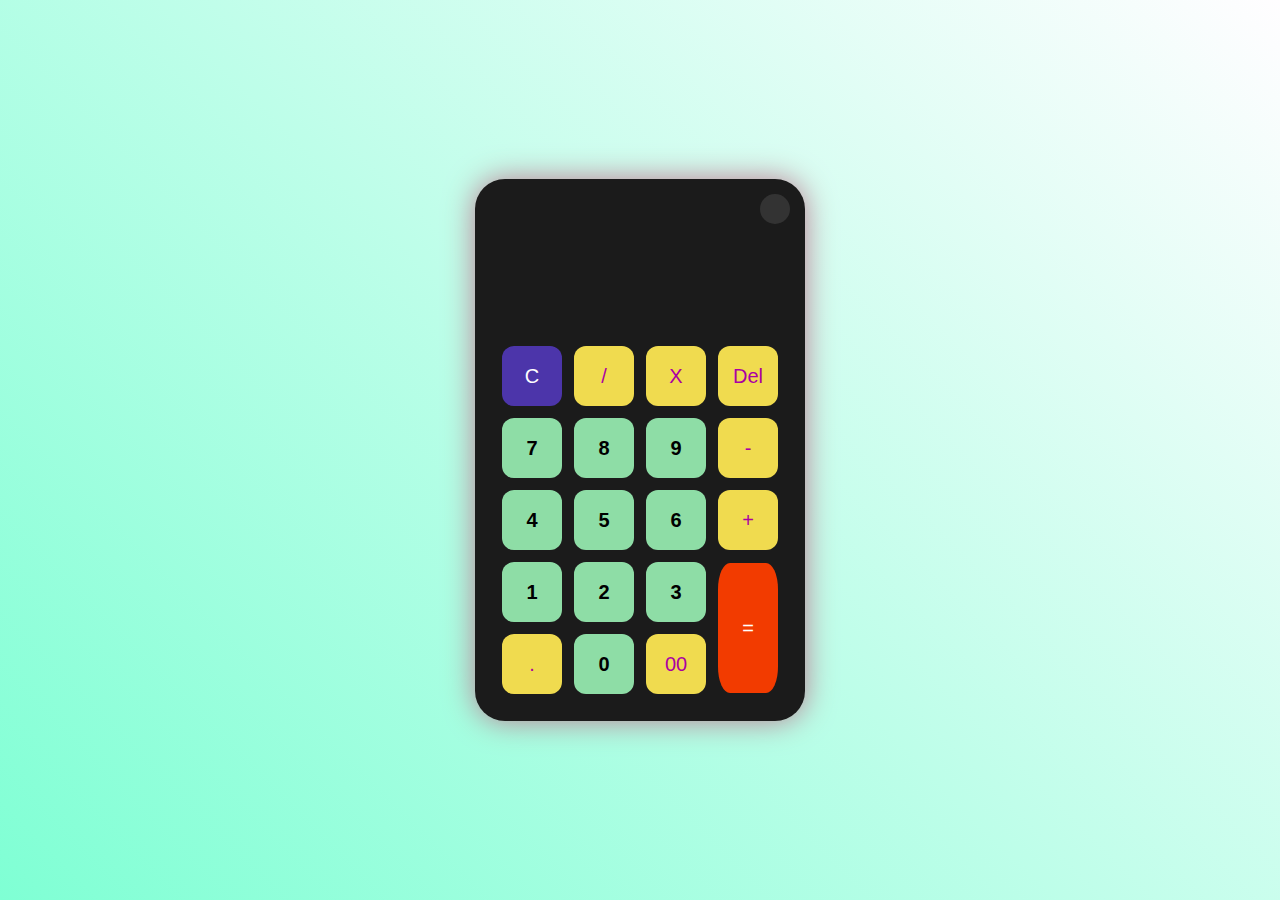
<file: 1_calculadora/index.html>
<!DOCTYPE html>
<html lang="en">
<head>
    <meta charset="UTF-8">
    <meta name="viewport" content="width=device-width, initial-scale=1.0">
    <title>Calcuadora</title>
    <link rel="stylesheet" href="./css/style.css">

</head>
<body>
    <div class="container">
        <div class="calculator dark">
            <div class="theme-toggler active">
                <i class="toggler-icon"></i>
            </div>
            <div class="display-screen">
                <div id="display"></div>
            </div>
        

            <div class="buttons">
                <table>
                    <tr>
                        <td><button class="btn-operator" id="clear">C</button></td>
                        <td><button class="btn-operator" id="/">/</button></td>
                        <td><button class="btn-operator" id="*">X</button></td>
                        <td><button class="btn-operator" id="backspace">Del</button></td>
                    </tr>
                    <tr>
                        <td><button class="btn-number" id="7">7</button></td>
                        <td><button class="btn-number" id="8">8</button></td>
                        <td><button class="btn-number" id="9">9</button></td>
                        <td><button class="btn-operator" id="-">-</button></td>
                    </tr>
                    <tr>
                        <td><button class="btn-number" id="4">4</button></td>
                        <td><button class="btn-number" id="5">5</button></td>
                        <td><button class="btn-number" id="6">6</button></td>
                        <td><button class="btn-operator" id="+">+</button></td>
                    </tr>
                    <tr>
                        <td><button class="btn-number" id="1">1</button></td>
                        <td><button class="btn-number" id="2">2</button></td>
                        <td><button class="btn-number" id="3">3</button></td>
                        <td rowspan="2"><button class="btn-equal" id="=">=</button></td>
                    </tr>
                    <tr>
                        <td><button class="btn-operator" id=".">.</button></td>
                        <td><button class="btn-number" id="0">0</button></td>
                        <td><button class="btn-operator" id="00">00</button></td>
                    </tr>
                </table>
            </div>
        </div>
    </div>
    <script src="./script.js"></script>
</body>
</html>
</file>
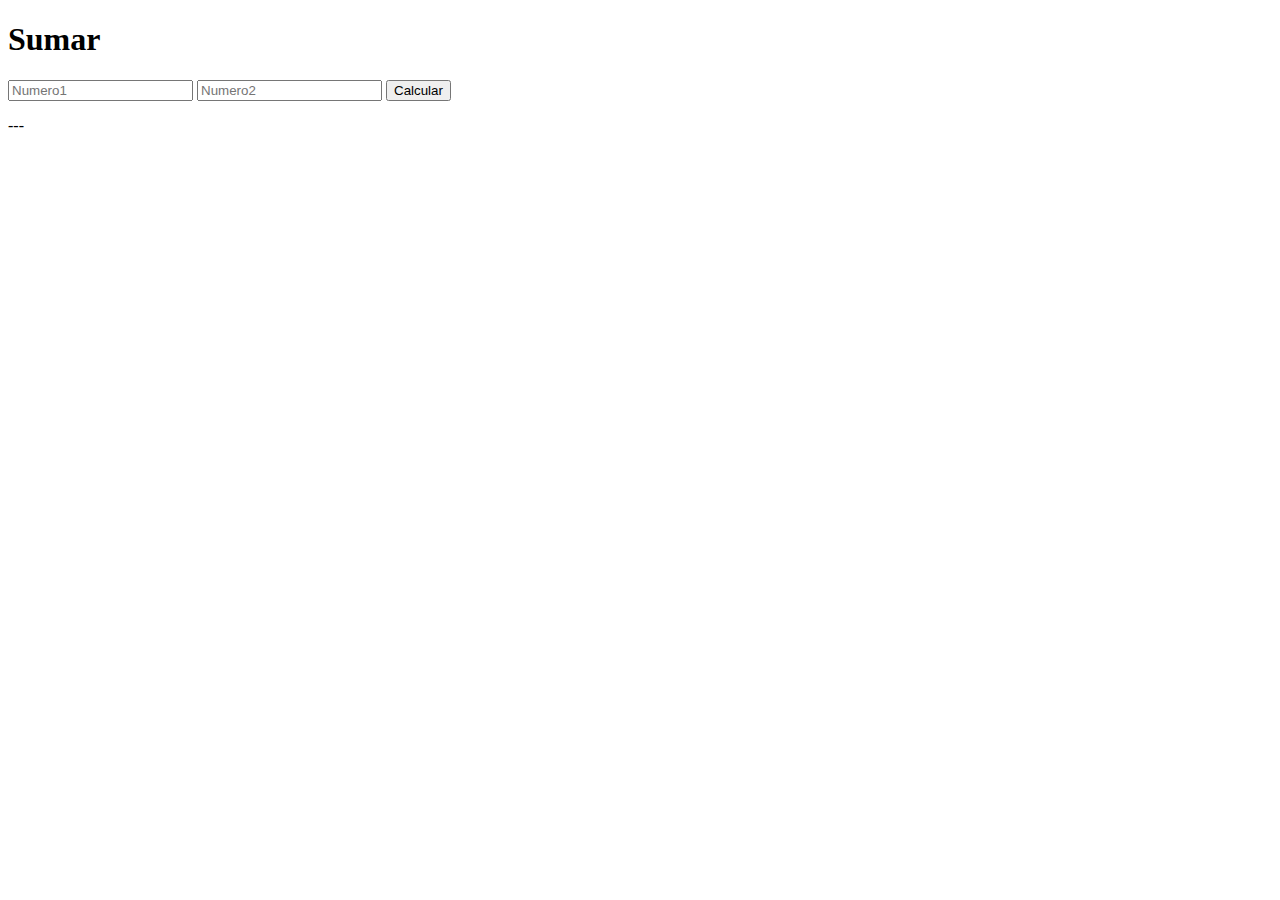
<file: teoria/index.html>
<!DOCTYPE html>
<html lang="en">
<head>
    <meta charset="UTF-8">
    <meta name="viewport" content="width=device-width, initial-scale=1.0">
    <title>Document</title>
</head>
<body>
    <h1>Sumar</h1>
    <input type="text" id="n1" placeholder="Numero1">
    <input type="text" id="n2" placeholder="Numero2">

    <button id="calcular">Calcular</button>
    <p id="resp">---</p>
    <script src="./index.js"></script>
</body>
</html>
</file>
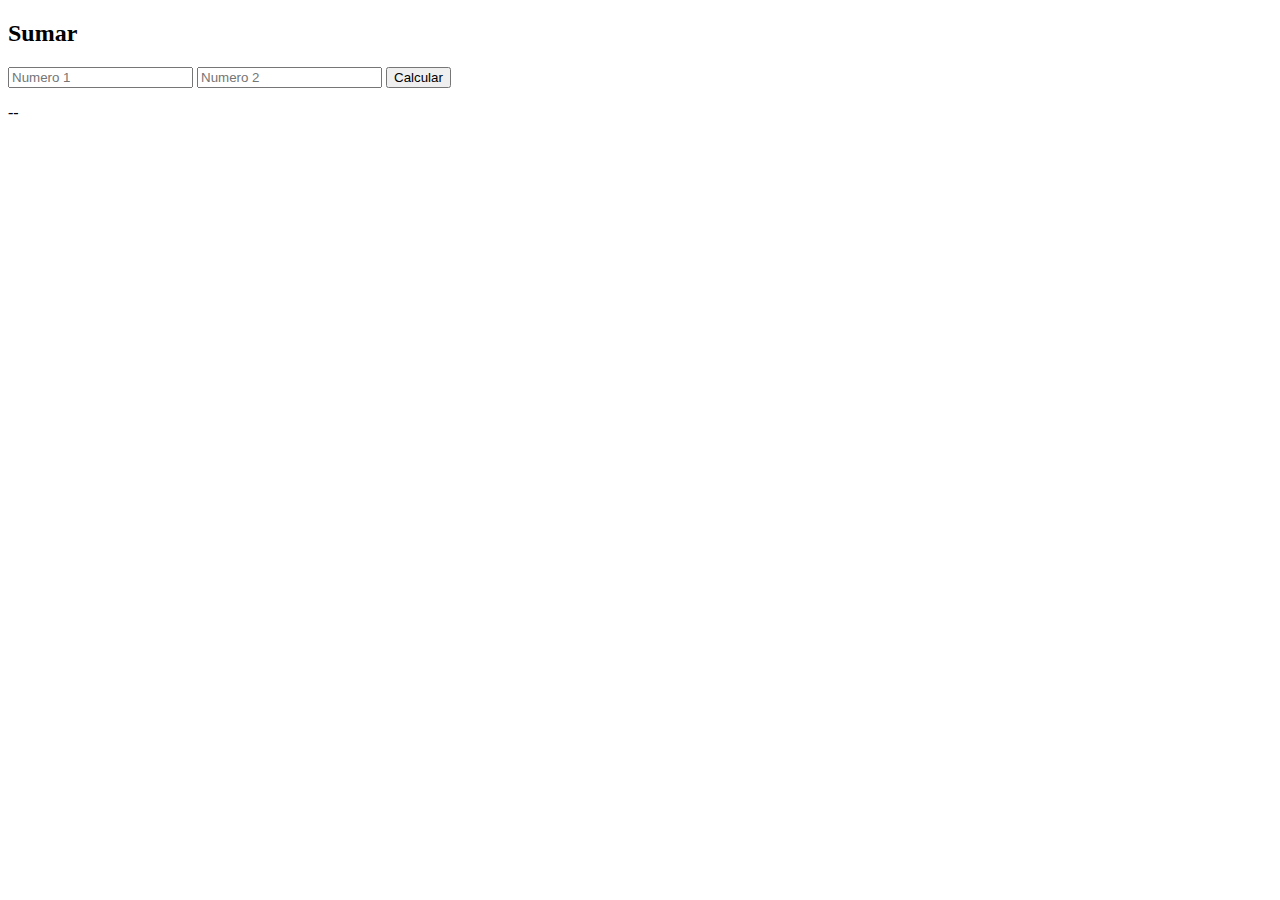
<file: theory/index.html>
<!DOCTYPE html>
<html lang="en">
<head>
    <meta charset="UTF-8">
    <meta name="viewport" content="width=device-width, initial-scale=1.0">
    <title>Document</title>
</head>
<body>
    <h2>Sumar</h2>
    <input type="text" id="n1" placeholder="Numero 1">
    <input type="text" id="n2" placeholder="Numero 2">
    <button id="Calcular">Calcular</button>
    <p id="resp">--</p>
    <script src="index.js"></script>    
</body>
</html>
</file>
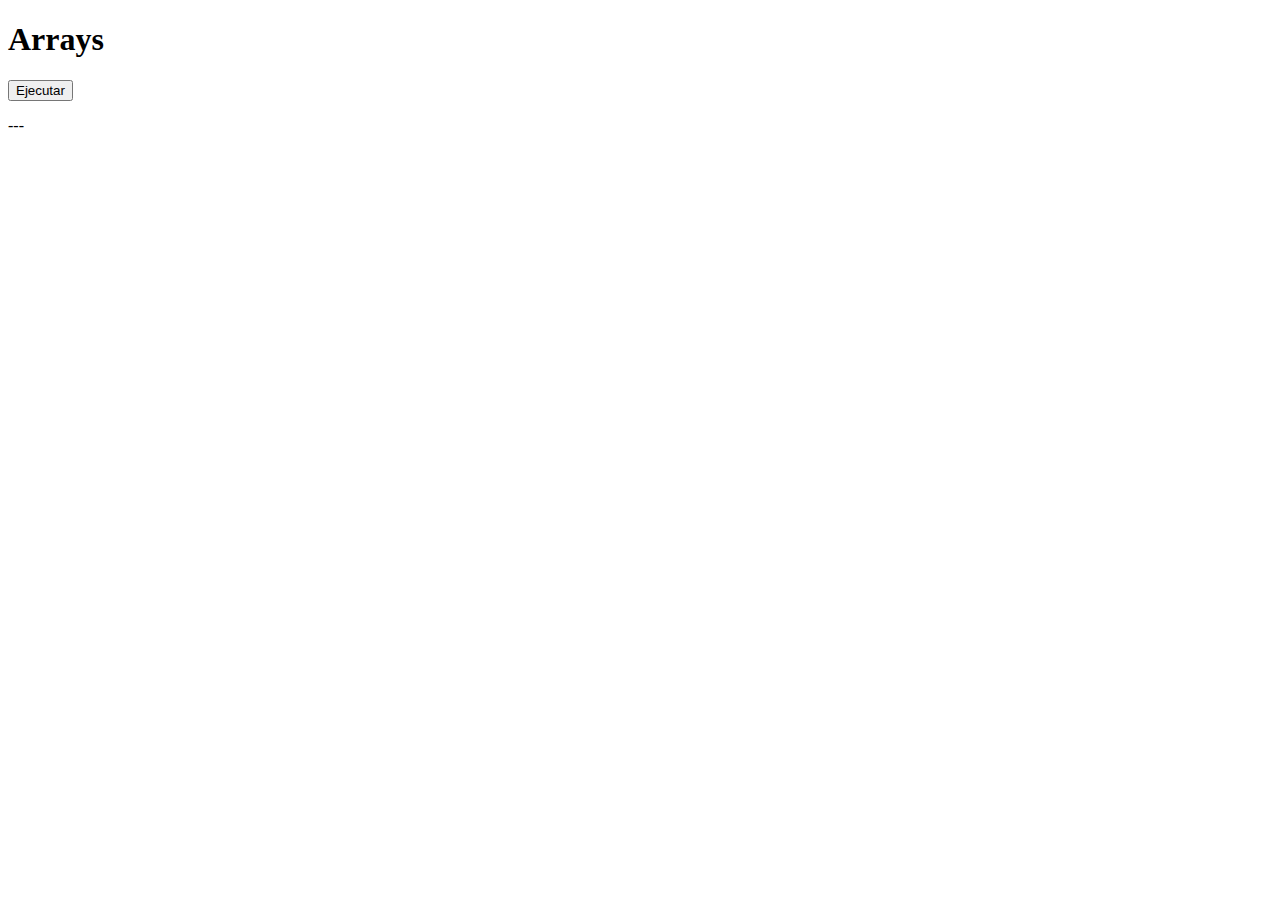
<file: teoria/index2.html>
<!DOCTYPE html>
<html lang="en">
<head>
    <meta charset="UTF-8">
    <meta name="viewport" content="width=device-width, initial-scale=1.0">
    <title>Document</title>
</head>
<body>
    <h1>Arrays</h1>
    <button id="ejecutar">Ejecutar</button>
    <p id="resp">---</p>
    <script src="./index2.js"></script>
</body>
</html>
</file>
<file: 1_calculadora/css/style.css>
* {
  padding: 0;
  margin: 0;
  box-sizing: border-box;
  font-family: sans-serif;
}

body {
  background: linear-gradient(45deg, aquamarine, #fffdff);
}

.container {
  height: 100vh;
  width: 100vw;
  display: flex;
  align-items: center;
  justify-content: center;
  flex-wrap: wrap;
}

.calculator {
  position: relative;
  height: auto;
  width: auto;
  padding: 20px;
  border-radius: 30px;
  box-shadow: 0 0 30px rgb(187, 125, 145);
  background-color: white;
  /* dark theme */
}
.calculator #display {
  color: #0a1e23;
  margin: 0 10px;
  height: 120px;
  width: auto;
  display: flex;
  align-items: flex-end;
  justify-content: flex-end;
  font-size: 30px;
  margin-bottom: 20px;
  font-weight: 700;
}
.calculator #clear {
  background-color: antiquewhite;
  color: #fc4552;
}
.calculator .btn-number {
  background-color: #c3eaff;
  color: #000000;
}
.calculator .btn-operator {
  background-color: #ffd0fb;
  color: #f967f3;
}
.calculator .btn-equal {
  background-color: aquamarine;
  color: #000000;
  height: 130px;
}
.calculator.dark {
  background-color: #1B1B1B;
}
.calculator.dark #display {
  color: whitesmoke;
}
.calculator.dark #clear {
  background-color: #4c35aa;
  color: white;
}
.calculator.dark .btn-number {
  background-color: #8edda6;
  color: #000000;
  font-weight: 600;
}
.calculator.dark .btn-operator {
  background-color: #f0db4f;
  color: #aa00a4;
}
.calculator.dark .btn-equal {
  background-color: #f23b00;
  color: #ffffff;
}

.theme-toggler {
  position: absolute;
  top: 30px;
  right: 30px;
  color: #fff;
  cursor: pointer;
  z-index: 1;
}
.theme-toggler::before {
  content: "";
  position: absolute;
  height: 30px;
  width: 30px;
  top: 50%;
  transform: translate(-50%, -50%);
  border-radius: 50%;
  background-color: #333;
  z-index: -1;
}

.theme-toggler .active {
  color: #333;
}
.theme-toggler .active::before {
  background-color: #fff;
}

button {
  height: 60px;
  width: 60px;
  border: 0;
  border-radius: 20%;
  margin: 5px;
  font-size: 20px;
  cursor: pointer;
  transition: all 200ms ease;
}
button:hover {
  transform: scale(1.2);
}/*# sourceMappingURL=style.css.map */
</file>
